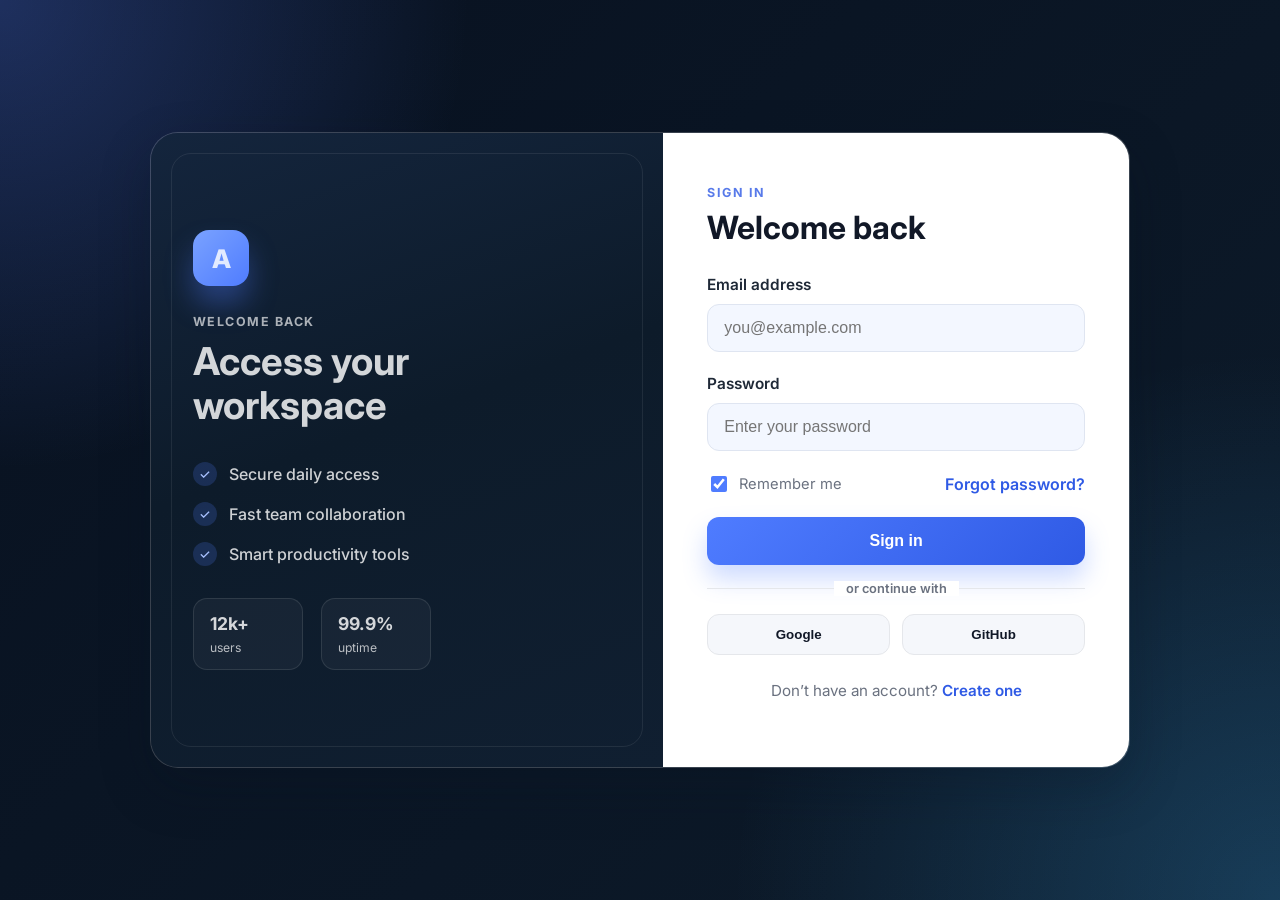
<file: index.html>
<!DOCTYPE html>
<html lang="en">

<head>
     <meta charset="UTF-8" />
     <meta name="viewport" content="width=device-width, initial-scale=1.0" />
     <title>Sign In</title>
     <link rel="preconnect" href="https://fonts.googleapis.com" />
     <link rel="preconnect" href="https://fonts.gstatic.com" crossorigin />
     <link href="https://fonts.googleapis.com/css2?family=Inter:wght@400;500;600;700;800&display=swap"
          rel="stylesheet" />
     <link rel="stylesheet" href="style.css" />
</head>

<body>
     <div class="page-shell">
          <div class="signin-card">
               <div class="brand-panel">
                    <div class="brand-badge">A</div>
                    <div class="welcome-copy">
                         <p class="eyebrow">Welcome back</p>
                         <h1>Access your workspace</h1>
                    </div>

                    <div class="feature-list">
                         <div class="feature-item">
                              <span class="feature-icon">✓</span>
                              <span>Secure daily access</span>
                         </div>
                         <div class="feature-item">
                              <span class="feature-icon">✓</span>
                              <span>Fast team collaboration</span>
                         </div>
                         <div class="feature-item">
                              <span class="feature-icon">✓</span>
                              <span>Smart productivity tools</span>
                         </div>
                    </div>

                    <div class="mini-stats">
                         <div>
                              <strong>12k+</strong>
                              <span>users</span>
                         </div>
                         <div>
                              <strong>99.9%</strong>
                              <span>uptime</span>
                         </div>
                    </div>
               </div>

               <div class="form-panel">
                    <div class="form-header">
                         <p class="eyebrow dark">Sign in</p>
                         <h2>Welcome back</h2>
                    </div>

                    <form class="signin-form">
                         <label class="input-group">
                              <span>Email address</span>
                              <input type="email" placeholder="you@example.com" />
                         </label>

                         <label class="input-group">
                              <span>Password</span>
                              <input type="password" placeholder="Enter your password" />
                         </label>

                         <div class="row between">
                              <label class="checkbox-wrap">
                                   <input type="checkbox" checked />
                                   <span>Remember me</span>
                              </label>
                              <a href="#">Forgot password?</a>
                         </div>

                         <button type="submit" class="primary-btn">Sign in</button>
                    </form>

                    <div class="divider"><span>or continue with</span></div>

                    <div class="social-row">
                         <button type="button" class="social-btn">Google</button>
                         <button type="button" class="social-btn">GitHub</button>
                    </div>

                    <p class="signup-text">
                         Don’t have an account? <a href="#">Create one</a>
                    </p>
               </div>
          </div>
     </div>
</body>

</html>
</file>
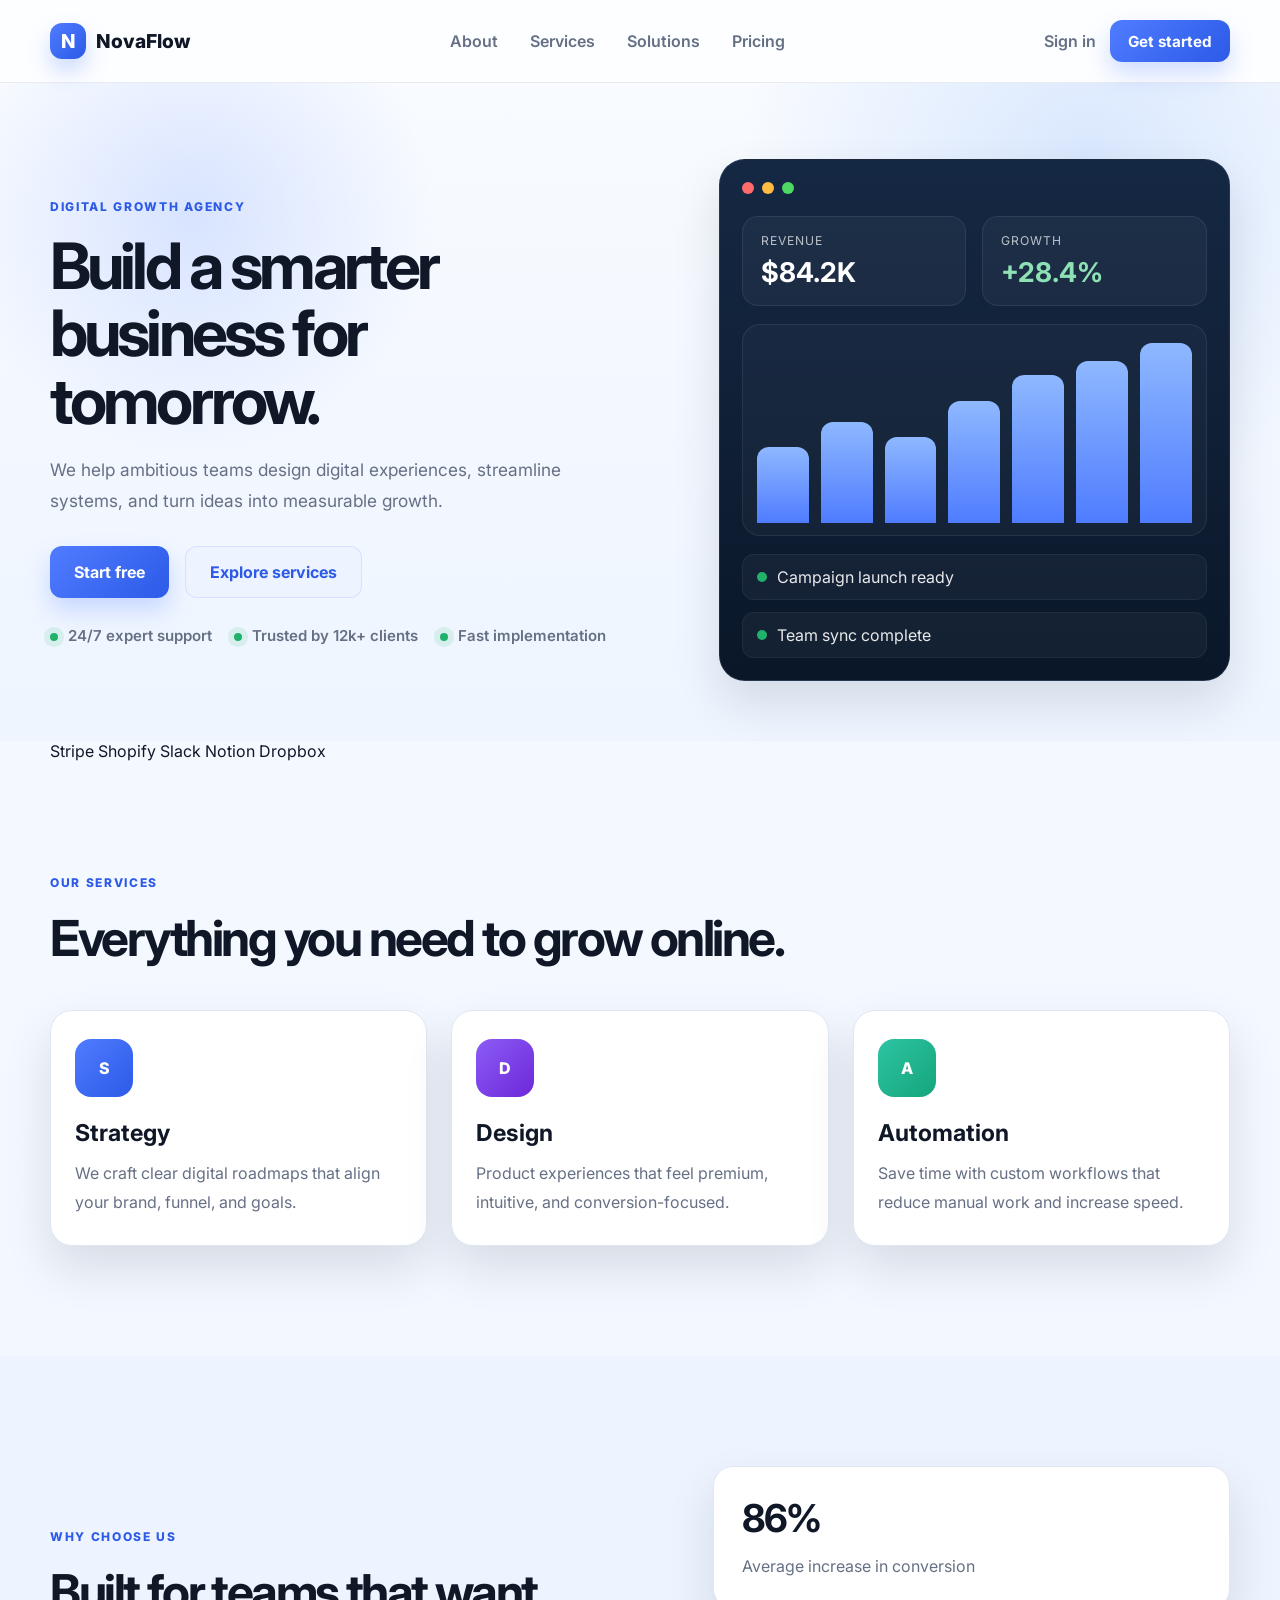
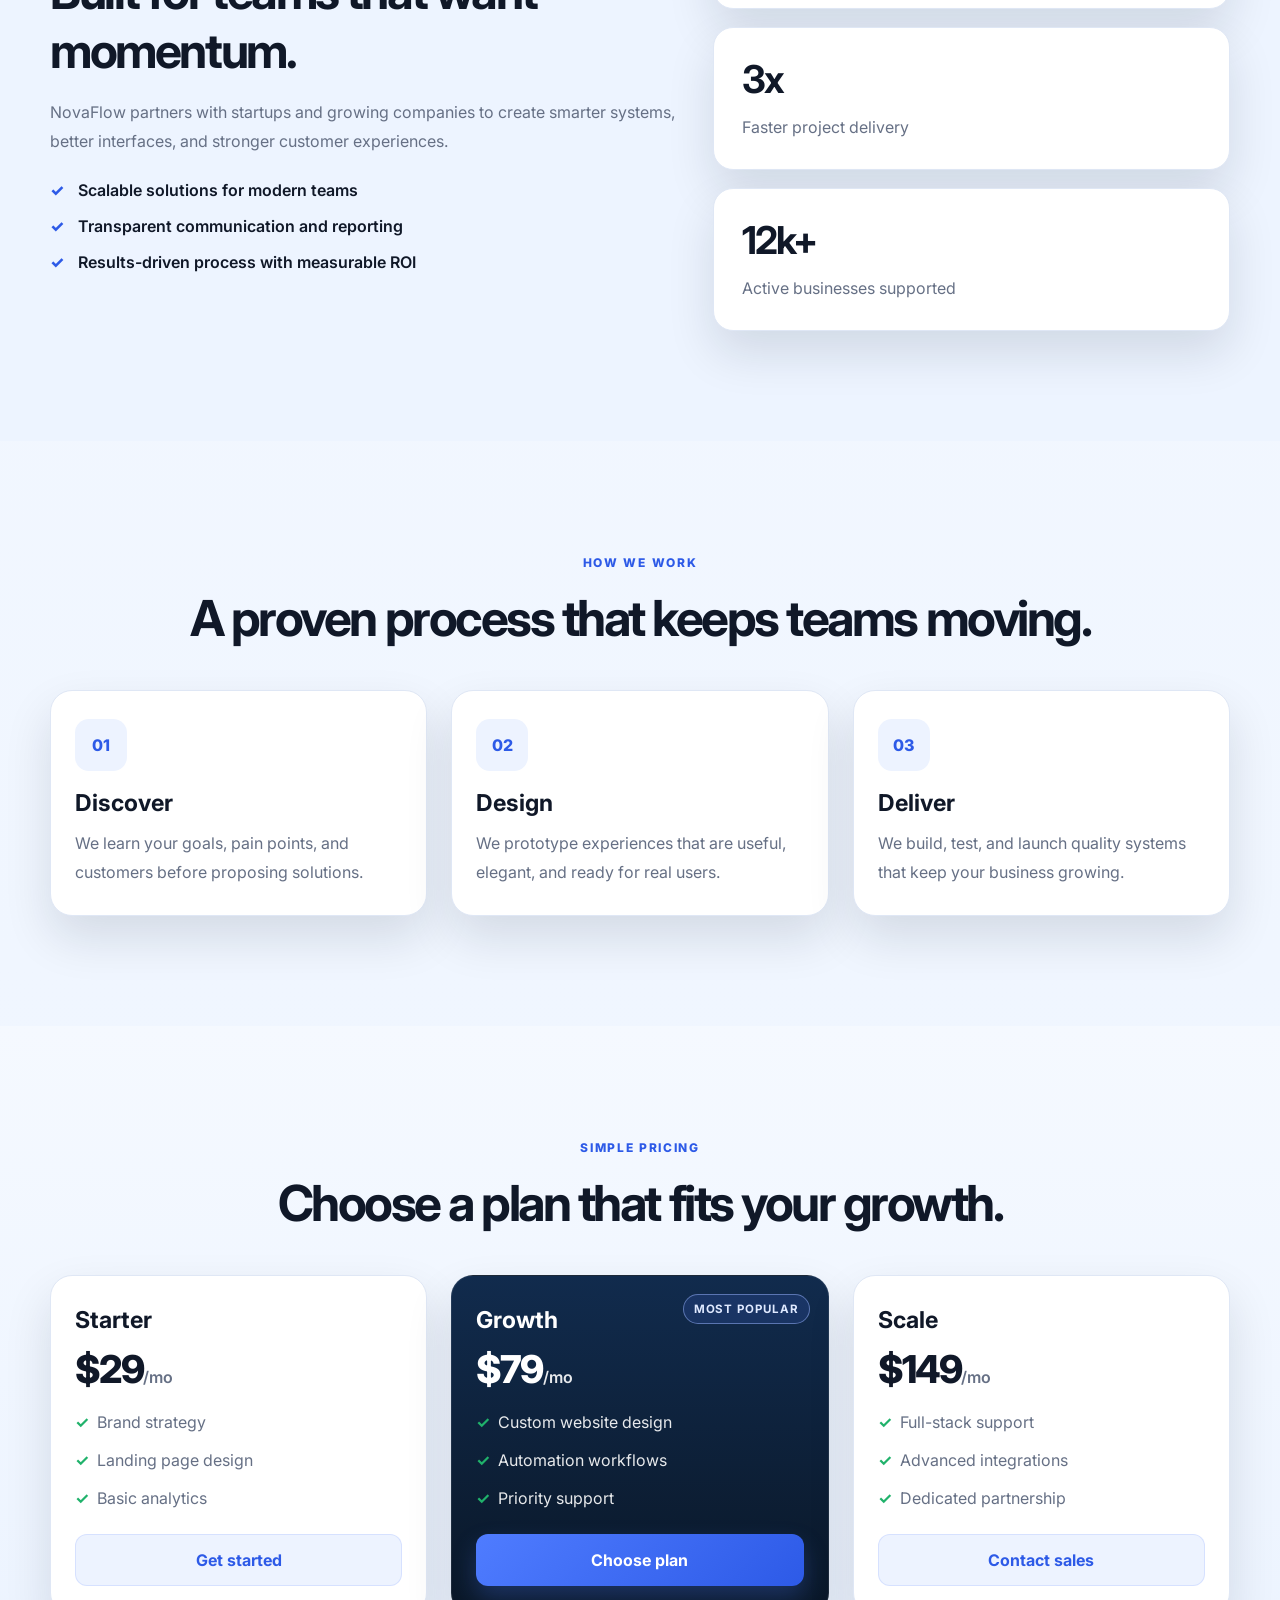
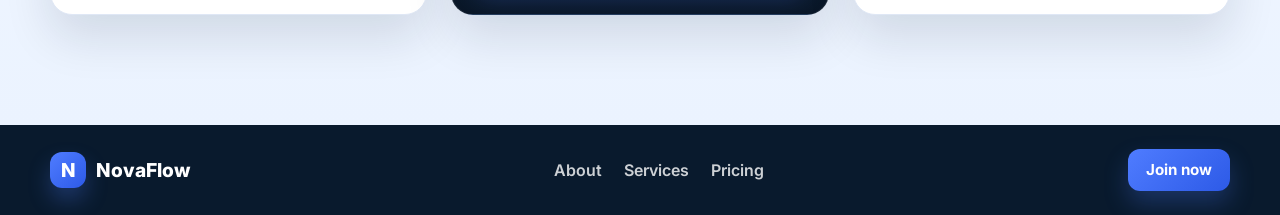
<file: home.html>
<!DOCTYPE html>
<html lang="en">

<head>
     <meta charset="UTF-8" />
     <meta name="viewport" content="width=device-width, initial-scale=1.0" />
     <title>NovaFlow | Modern digital solutions</title>
     <meta name="description" content="Professional business website landing page with services, stats, and offers." />
     <link rel="preconnect" href="https://fonts.googleapis.com" />
     <link rel="preconnect" href="https://fonts.gstatic.com" crossorigin />
     <link href="https://fonts.googleapis.com/css2?family=Inter:wght@400;500;600;700;800&display=swap"
          rel="stylesheet" />
     <link rel="stylesheet" href="home.css" />
</head>

<body>
     <header class="topbar">
          <div class="container nav">
               <div class="brand">
                    <span class="brand-mark">N</span>
                    <span>NovaFlow</span>
               </div>

               <nav class="main-nav" aria-label="Main navigation">
                    <a href="#about">About</a>
                    <a href="#services">Services</a>
                    <a href="#solutions">Solutions</a>
                    <a href="#pricing">Pricing</a>
               </nav>

               <div class="nav-actions">
                    <a class="link-btn" href="index.html">Sign in</a>
                    <a class="primary-btn small" href="signup.html">Get started</a>
               </div>
          </div>
     </header>

     <main>
          <section class="hero">
               <div class="container hero-grid">
                    <div class="hero-copy">
                         <span class="eyebrow">Digital growth agency</span>
                         <h1>Build a smarter business for tomorrow.</h1>
                         <p>
                              We help ambitious teams design digital experiences, streamline systems,
                              and turn ideas into measurable growth.
                         </p>

                         <div class="cta-row">
                              <a class="primary-btn" href="signup.html">Start free</a>
                              <a class="secondary-btn" href="#services">Explore services</a>
                         </div>

                         <ul class="trust-list" aria-label="Trust points">
                              <li>24/7 expert support</li>
                              <li>Trusted by 12k+ clients</li>
                              <li>Fast implementation</li>
                         </ul>
                    </div>

                    <div class="hero-visual" aria-label="Dashboard preview">
                         <div class="dashboard-card main-card">
                              <div class="card-top">
                                   <span class="dot red"></span>
                                   <span class="dot yellow"></span>
                                   <span class="dot green"></span>
                              </div>

                              <div class="stats-row">
                                   <div class="mini-stat">
                                        <span class="mini-label">Revenue</span>
                                        <strong>$84.2K</strong>
                                   </div>
                                   <div class="mini-stat success">
                                        <span class="mini-label">Growth</span>
                                        <strong>+28.4%</strong>
                                   </div>
                              </div>

                              <div class="chart-block">
                                   <div class="bar-group">
                                        <span style="height: 42%"></span>
                                        <span style="height: 56%"></span>
                                        <span style="height: 48%"></span>
                                        <span style="height: 68%"></span>
                                        <span style="height: 82%"></span>
                                        <span style="height: 90%"></span>
                                        <span style="height: 100%" alt="100%"></span>
                                   </div>
                              </div>

                              <div class="task-list">
                                   <div class="task-item">
                                        <span class="task-dot"></span>
                                        <span>Campaign launch ready</span>
                                   </div>
                                   <div class="task-item">
                                        <span class="task-dot"></span>
                                        <span>Team sync complete</span>
                                   </div>
                              </div>
                         </div>
                    </div>
               </div>
          </section>

          <section class="logo-strip">
               <div class="container logo-row">
                    <span>Stripe</span>
                    <span>Shopify</span>
                    <span>Slack</span>
                    <span>Notion</span>
                    <span>Dropbox</span>
               </div>
          </section>

          <section id="services" class="section">
               <div class="container">
                    <div class="section-head">
                         <span class="eyebrow dark">Our services</span>
                         <h2>Everything you need to grow online.</h2>
                    </div>

                    <div class="service-grid">
                         <article class="service-card">
                              <div class="icon-box blue">S</div>
                              <h3>Strategy</h3>
                              <p>
                                   We craft clear digital roadmaps that align your brand, funnel, and goals.
                              </p>
                         </article>

                         <article class="service-card">
                              <div class="icon-box purple">D</div>
                              <h3>Design</h3>
                              <p>
                                   Product experiences that feel premium, intuitive, and conversion-focused.
                              </p>
                         </article>

                         <article class="service-card">
                              <div class="icon-box green">A</div>
                              <h3>Automation</h3>
                              <p>
                                   Save time with custom workflows that reduce manual work and increase speed.
                              </p>
                         </article>
                    </div>
               </div>
          </section>

          <section id="about" class="section alt-bg">
               <div class="container split-layout">
                    <div class="content-box">
                         <span class="eyebrow dark">Why choose us</span>
                         <h2>Built for teams that want momentum.</h2>
                         <p>
                              NovaFlow partners with startups and growing companies to create smarter systems,
                              better interfaces, and stronger customer experiences.
                         </p>
                         <ul class="check-list">
                              <li>Scalable solutions for modern teams</li>
                              <li>Transparent communication and reporting</li>
                              <li>Results-driven process with measurable ROI</li>
                         </ul>
                    </div>

                    <div class="info-panel">
                         <div class="metric-box">
                              <strong>86%</strong>
                              <span>Average increase in conversion</span>
                         </div>
                         <div class="metric-box">
                              <strong>3x</strong>
                              <span>Faster project delivery</span>
                         </div>
                         <div class="metric-box">
                              <strong>12k+</strong>
                              <span>Active businesses supported</span>
                         </div>
                    </div>
               </div>
          </section>

          <section id="solutions" class="section">
               <div class="container">
                    <div class="section-head center">
                         <span class="eyebrow dark">How we work</span>
                         <h2>A proven process that keeps teams moving.</h2>
                    </div>

                    <div class="process-grid">
                         <div class="process-card">
                              <span class="step">01</span>
                              <h3>Discover</h3>
                              <p>We learn your goals, pain points, and customers before proposing solutions.</p>
                         </div>

                         <div class="process-card">
                              <span class="step">02</span>
                              <h3>Design</h3>
                              <p>We prototype experiences that are useful, elegant, and ready for real users.</p>
                         </div>

                         <div class="process-card">
                              <span class="step">03</span>
                              <h3>Deliver</h3>
                              <p>We build, test, and launch quality systems that keep your business growing.</p>
                         </div>
                    </div>
               </div>
          </section>

          <section id="pricing" class="section pricing-section">
               <div class="container">
                    <div class="section-head center">
                         <span class="eyebrow dark">Simple pricing</span>
                         <h2>Choose a plan that fits your growth.</h2>
                    </div>

                    <div class="pricing-grid">
                         <div class="price-card">
                              <h3>Starter</h3>
                              <div class="price"><span>$29</span>/mo</div>
                              <ul>
                                   <li>Brand strategy</li>
                                   <li>Landing page design</li>
                                   <li>Basic analytics</li>
                              </ul>
                              <a href="signup.html" class="secondary-btn full">Get started</a>
                         </div>

                         <div class="price-card featured">
                              <span class="badge">Most popular</span>
                              <h3>Growth</h3>
                              <div class="price"><span>$79</span>/mo</div>
                              <ul>
                                   <li>Custom website design</li>
                                   <li>Automation workflows</li>
                                   <li>Priority support</li>
                              </ul>
                              <a href="signup.html" class="primary-btn full">Choose plan</a>
                         </div>

                         <div class="price-card">
                              <h3>Scale</h3>
                              <div class="price"><span>$149</span>/mo</div>
                              <ul>
                                   <li>Full-stack support</li>
                                   <li>Advanced integrations</li>
                                   <li>Dedicated partnership</li>
                              </ul>
                              <a href="signup.html" class="secondary-btn full">Contact sales</a>
                         </div>
                    </div>
               </div>
          </section>
     </main>

     <footer class="footer">
          <div class="container footer-row">
               <div>
                    <div class="brand footer-brand">
                         <span class="brand-mark">N</span>
                         <span>NovaFlow</span>
                    </div>
               </div>

               <div class="footer-links">
                    <a href="#about">About</a>
                    <a href="#services">Services</a>
                    <a href="#pricing">Pricing</a>
               </div>

               <a href="signup.html" class="primary-btn small">Join now</a>
          </div>
     </footer>
</body>

</html>
</file>
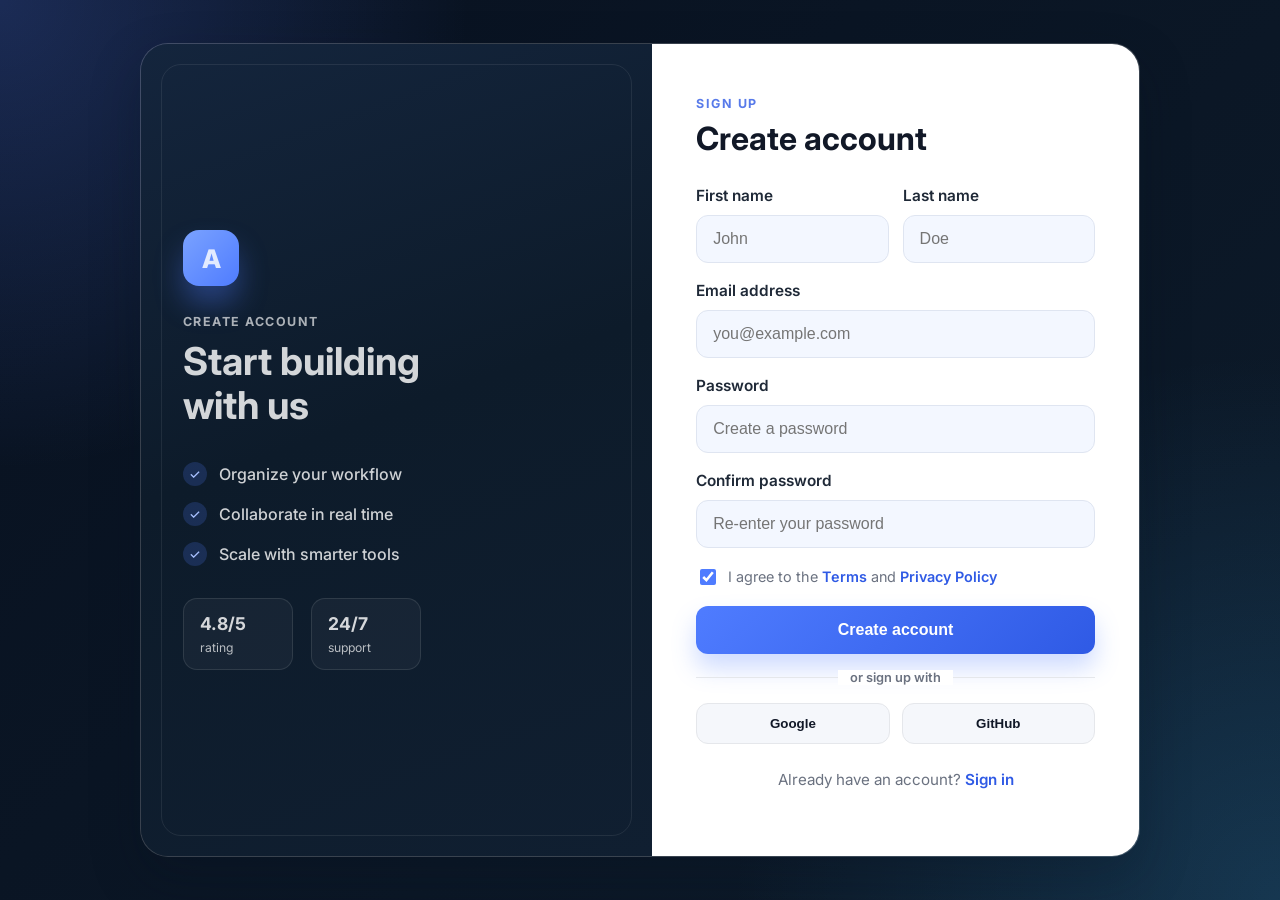
<file: signup.html>
<!DOCTYPE html>
<html lang="en">

<head>
     <meta charset="UTF-8" />
     <meta name="viewport" content="width=device-width, initial-scale=1.0" />
     <title>Sign Up</title>
     <link rel="preconnect" href="https://fonts.googleapis.com" />
     <link rel="preconnect" href="https://fonts.gstatic.com" crossorigin />
     <link href="https://fonts.googleapis.com/css2?family=Inter:wght@400;500;600;700;800&display=swap"
          rel="stylesheet" />
     <link rel="stylesheet" href="signup.css" />
</head>

<body>
     <div class="page-shell">
          <div class="signup-card">
               <div class="brand-panel">
                    <div class="brand-badge">A</div>
                    <div class="welcome-copy">
                         <p class="eyebrow">Create account</p>
                         <h1>Start building with us</h1>
                    </div>

                    <div class="feature-list">
                         <div class="feature-item">
                              <span class="feature-icon">✓</span>
                              <span>Organize your workflow</span>
                         </div>
                         <div class="feature-item">
                              <span class="feature-icon">✓</span>
                              <span>Collaborate in real time</span>
                         </div>
                         <div class="feature-item">
                              <span class="feature-icon">✓</span>
                              <span>Scale with smarter tools</span>
                         </div>
                    </div>

                    <div class="mini-stats">
                         <div>
                              <strong>4.8/5</strong>
                              <span>rating</span>
                         </div>
                         <div>
                              <strong>24/7</strong>
                              <span>support</span>
                         </div>
                    </div>
               </div>

               <div class="form-panel">
                    <div class="form-header">
                         <p class="eyebrow dark">Sign up</p>
                         <h2>Create account</h2>
                    </div>

                    <form class="signup-form">
                         <div class="name-row">
                              <label class="input-group">
                                   <span>First name</span>
                                   <input type="text" placeholder="John" />
                              </label>

                              <label class="input-group">
                                   <span>Last name</span>
                                   <input type="text" placeholder="Doe" />
                              </label>
                         </div>

                         <label class="input-group">
                              <span>Email address</span>
                              <input type="email" placeholder="you@example.com" />
                         </label>

                         <label class="input-group">
                              <span>Password</span>
                              <input type="password" placeholder="Create a password" />
                         </label>

                         <label class="input-group">
                              <span>Confirm password</span>
                              <input type="password" placeholder="Re-enter your password" />
                         </label>

                         <label class="checkbox-wrap">
                              <input type="checkbox" checked />
                              <span>I agree to the <a href="#">Terms</a> and <a href="#">Privacy Policy</a></span>
                         </label>

                         <button type="submit" class="primary-btn">Create account</button>
                    </form>

                    <div class="divider"><span>or sign up with</span></div>

                    <div class="social-row">
                         <button type="button" class="social-btn">Google</button>
                         <button type="button" class="social-btn">GitHub</button>
                    </div>

                    <p class="signin-text">
                         Already have an account? <a href="index.html">Sign in</a>
                    </p>
               </div>
          </div>
     </div>
</body>

</html>
</file>
<file: style.css>
:root {
     --bg-1: #081120;
     --bg-2: #0d1b2a;
     --card: rgba(13, 23, 38, 0.78);
     --card-border: rgba(255, 255, 255, 0.12);
     --panel: #ffffff;
     --panel-soft: #f3f7ff;
     --primary: #4f7cff;
     --primary-dark: #2f5ae5;
     --text: #111827;
     --muted: #6b7280;
     --light-text: rgba(255, 255, 255, 0.82);
     --shadow: 0 20px 50px rgba(8, 17, 32, 0.28);
}

* {
     box-sizing: border-box;
}

body {
     margin: 0;
     min-height: 100vh;
     font-family: "Inter", sans-serif;
     background:
          radial-gradient(circle at top left, rgba(88, 127, 255, 0.28), transparent 30%),
          radial-gradient(circle at bottom right, rgba(63, 181, 255, 0.22), transparent 35%),
          linear-gradient(135deg, var(--bg-1), var(--bg-2));
     color: var(--text);
}

.page-shell {
     min-height: 100vh;
     display: grid;
     place-items: center;
     padding: 32px;
}

.signin-card {
     width: min(980px, 100%);
     background: rgba(255, 255, 255, 0.08);
     border: 1px solid var(--card-border);
     border-radius: 28px;
     box-shadow: var(--shadow);
     overflow: hidden;
     display: grid;
     grid-template-columns: 1.1fr 1fr;
}

.brand-panel {
     background: linear-gradient(160deg, #14253d 0%, #0d1b2a 46%, #101f31 100%);
     color: var(--light-text);
     padding: 52px 42px;
     display: flex;
     flex-direction: column;
     justify-content: center;
     position: relative;
}

.brand-panel::before {
     content: "";
     position: absolute;
     inset: 20px;
     border: 1px solid rgba(255, 255, 255, 0.08);
     border-radius: 20px;
}

.brand-badge,
.welcome-copy,
.feature-list,
.mini-stats {
     position: relative;
     z-index: 1;
}

.brand-badge {
     width: 56px;
     height: 56px;
     border-radius: 16px;
     background: linear-gradient(135deg, #7aa2ff, #4f7cff);
     display: grid;
     place-items: center;
     font-weight: 800;
     font-size: 1.6rem;
     margin-bottom: 28px;
     box-shadow: 0 18px 28px rgba(79, 124, 255, 0.35);
}

.eyebrow {
     margin: 0 0 10px;
     font-size: 0.78rem;
     font-weight: 700;
     letter-spacing: 0.12em;
     text-transform: uppercase;
     opacity: 0.8;
}

.eyebrow.dark {
     color: var(--primary-dark);
}

.welcome-copy h1,
.form-header h2 {
     margin: 0;
     line-height: 1.15;
}

.welcome-copy h1 {
     font-size: clamp(2rem, 3vw, 3rem);
     max-width: 320px;
}

.feature-list {
     margin-top: 34px;
     display: grid;
     gap: 16px;
}

.feature-item {
     display: flex;
     align-items: center;
     gap: 12px;
     color: rgba(255, 255, 255, 0.8);
     font-weight: 500;
}

.feature-icon {
     width: 24px;
     height: 24px;
     border-radius: 50%;
     display: inline-grid;
     place-items: center;
     background: rgba(79, 124, 255, 0.2);
     color: #a8c1ff;
     font-size: 0.82rem;
}

.mini-stats {
     margin-top: 32px;
     display: flex;
     gap: 18px;
     flex-wrap: wrap;
}

.mini-stats div {
     min-width: 110px;
     display: flex;
     flex-direction: column;
     gap: 6px;
     padding: 14px 16px;
     border-radius: 14px;
     background: rgba(255, 255, 255, 0.04);
     border: 1px solid rgba(255, 255, 255, 0.1);
}

.mini-stats strong {
     font-size: 1.1rem;
}

.mini-stats span {
     color: rgba(255, 255, 255, 0.7);
     font-size: 0.76rem;
}

.form-panel {
     background: var(--panel);
     padding: 52px 44px;
}

.form-header {
     margin-bottom: 28px;
}

.form-header h2 {
     font-size: clamp(2rem, 2.5vw, 2.6rem);
     color: var(--text);
}

.signin-form {
     display: grid;
     gap: 22px;
}

.input-group {
     display: grid;
     gap: 10px;
     color: var(--text);
     font-weight: 600;
     font-size: 0.96rem;
}

.input-group span {
     color: #1f2937;
}

.input-group input {
     width: 100%;
     border: 1px solid #dfe5f1;
     border-radius: 12px;
     padding: 14px 16px;
     font-size: 1rem;
     background: var(--panel-soft);
     transition: 0.25s ease;
     color: var(--text);
}

.input-group input:focus {
     outline: none;
     border-color: rgba(79, 124, 255, 0.8);
     box-shadow: 0 0 0 4px rgba(79, 124, 255, 0.12);
     background: #ffffff;
}

.row {
     display: flex;
     align-items: center;
     gap: 12px;
}

.between {
     justify-content: space-between;
}

.checkbox-wrap {
     display: inline-flex;
     align-items: center;
     gap: 9px;
     color: var(--muted);
     font-size: 0.92rem;
}

.checkbox-wrap input {
     accent-color: var(--primary);
     width: 16px;
     height: 16px;
}

.row a,
.signup-text a {
     color: var(--primary-dark);
     text-decoration: none;
     font-weight: 600;
}

.primary-btn,
.social-btn {
     border: none;
     border-radius: 12px;
     cursor: pointer;
     transition: transform 0.2s ease, box-shadow 0.2s ease;
}

.primary-btn {
     background: linear-gradient(135deg, var(--primary), var(--primary-dark));
     color: white;
     padding: 15px 20px;
     font-size: 1rem;
     font-weight: 700;
     box-shadow: 0 14px 24px rgba(79, 124, 255, 0.28);
}

.primary-btn:hover,
.social-btn:hover {
     transform: translateY(-1px);
}

.divider {
     position: relative;
     text-align: center;
     margin: 16px 0 18px;
     color: var(--muted);
     font-size: 0.8rem;
     font-weight: 600;
}

.divider::before {
     content: "";
     position: absolute;
     left: 0;
     right: 0;
     top: 50%;
     height: 1px;
     background: #e5e7eb;
}

.divider span {
     position: relative;
     background: white;
     padding: 0 12px;
}

.social-row {
     display: grid;
     grid-template-columns: repeat(2, minmax(0, 1fr));
     gap: 12px;
}

.social-btn {
     padding: 12px 16px;
     background: #f5f7fb;
     border: 1px solid #e5e7eb;
     color: var(--text);
     font-weight: 600;
}

.signup-text {
     margin-top: 26px;
     text-align: center;
     color: var(--muted);
     font-size: 0.95rem;
}

@media (max-width: 820px) {
     .signin-card {
          grid-template-columns: 1fr;
     }

     .brand-panel,
     .form-panel {
          padding: 32px 24px;
     }
}

@media (max-width: 480px) {
     .page-shell {
          padding: 18px;
     }

     .social-row {
          grid-template-columns: 1fr;
     }

     .row.between {
          flex-direction: column;
          align-items: flex-start;
     }
}
</file>
<file: home.css>
:root {
     --bg-dark: #071322;
     --bg-deep: #0d1f35;
     --bg-soft: #f4f7ff;
     --card: #ffffff;
     --card-alt: #edf4ff;
     --primary: #4f7cff;
     --primary-dark: #2d5ae7;
     --text: #101828;
     --muted: #667085;
     --line: #dfe7f5;
     --success: #20b26b;
     --shadow: 0 22px 48px rgba(12, 22, 41, 0.12);
}

* {
     box-sizing: border-box;
}

html {
     scroll-behavior: smooth;
}

body {
     margin: 0;
     font-family: "Inter", sans-serif;
     background: linear-gradient(180deg, #f6f9ff 0%, #eef5ff 100%);
     color: var(--text);
}

a {
     text-decoration: none;
}

img {
     max-width: 100%;
     display: block;
}

.container {
     width: min(1180px, calc(100% - 32px));
     margin: 0 auto;
}

.topbar {
     position: sticky;
     top: 0;
     z-index: 20;
     background: rgba(255, 255, 255, 0.72);
     border-bottom: 1px solid rgba(15, 23, 42, 0.08);
}

.nav {
     display: flex;
     align-items: center;
     justify-content: space-between;
     min-height: 82px;
     gap: 20px;
}

.brand {
     display: inline-flex;
     align-items: center;
     gap: 10px;
     font-weight: 800;
     font-size: 1.2rem;
     color: var(--text);
}

.brand-mark {
     width: 36px;
     height: 36px;
     border-radius: 12px;
     display: grid;
     place-items: center;
     background: linear-gradient(135deg, var(--primary), var(--primary-dark));
     color: white;
     box-shadow: 0 12px 22px rgba(79, 124, 255, 0.28);
}

.main-nav {
     display: flex;
     align-items: center;
     gap: 32px;
}

.main-nav a,
.link-btn,
.footer-links a {
     color: var(--muted);
     font-weight: 600;
}

.nav-actions {
     display: flex;
     align-items: center;
     gap: 14px;
}

.primary-btn,
.secondary-btn {
     display: inline-flex;
     align-items: center;
     justify-content: center;
     border-radius: 12px;
     font-weight: 700;
     padding: 0 24px;
     height: 52px;
     transition: 0.2s ease;
}

.primary-btn {
     background: linear-gradient(135deg, var(--primary), var(--primary-dark));
     color: white;
     box-shadow: 0 12px 25px rgba(79, 124, 255, 0.26);
}

.secondary-btn {
     background: #edf3ff;
     color: var(--primary-dark);
     border: 1px solid rgba(79, 124, 255, 0.15);
}

.primary-btn.small,
.secondary-btn.small {
     height: 42px;
     padding: 0 18px;
     font-size: 0.95rem;
}

.primary-btn:hover,
.secondary-btn:hover {
     transform: translateY(-1px);
}

.hero {
     padding: 76px 0 60px;
     background:
          radial-gradient(circle at 15% 20%, rgba(79, 124, 255, 0.18), transparent 20%),
          radial-gradient(circle at 85% 12%, rgba(59, 130, 246, 0.16), transparent 28%),
          linear-gradient(180deg, #f8fbff 0%, #eef5ff 100%);
}

.hero-grid {
     display: grid;
     grid-template-columns: 1.1fr 0.9fr;
     align-items: center;
     gap: 44px;
}

.eyebrow {
     display: inline-block;
     margin-bottom: 18px;
     font-size: 0.75rem;
     letter-spacing: 0.14em;
     text-transform: uppercase;
     color: var(--primary-dark);
     font-weight: 800;
}

.eyebrow.dark {
     color: var(--primary-dark);
}

.hero-copy h1 {
     margin: 0;
     font-size: clamp(2.7rem, 5vw, 4.8rem);
     line-height: 1.05;
     letter-spacing: -0.06em;
     max-width: 560px;
}

.hero-copy p {
     margin: 20px 0 30px;
     color: var(--muted);
     font-size: 1.08rem;
     line-height: 1.8;
     max-width: 560px;
}

.cta-row {
     display: flex;
     align-items: center;
     gap: 16px;
     flex-wrap: wrap;
}

.trust-list {
     list-style: none;
     padding: 0;
     margin: 28px 0 0;
     display: flex;
     flex-wrap: wrap;
     gap: 22px;
     color: var(--muted);
     font-size: 0.94rem;
     font-weight: 600;
}

.trust-list li {
     position: relative;
     padding-left: 18px;
}

.trust-list li::before {
     content: "";
     position: absolute;
     left: 0;
     top: 7px;
     width: 8px;
     height: 8px;
     border-radius: 50%;
     background: var(--success);
     box-shadow: 0 0 0 6px rgba(32, 178, 107, 0.12);
}

.hero-visual {
     display: flex;
     justify-content: center;
}

.dashboard-card {
     width: min(100%, 540px);
     background: linear-gradient(180deg, #152843 0%, #0a1729 100%);
     border: 1px solid rgba(255, 255, 255, 0.08);
     border-radius: 26px;
     box-shadow: var(--shadow);
     padding: 22px;
     color: white;
}

.card-top {
     display: flex;
     align-items: center;
     gap: 8px;
     margin-bottom: 22px;
}

.dot {
     width: 12px;
     height: 12px;
     border-radius: 50%;
     display: inline-block;
}

.dot.red {
     background: #ff6b6b;
}

.dot.yellow {
     background: #febb42;
}

.dot.green {
     background: #4cd964;
}

.stats-row {
     display: grid;
     grid-template-columns: repeat(2, minmax(0, 1fr));
     gap: 16px;
     margin-bottom: 18px;
}

.mini-stat {
     background: rgba(255, 255, 255, 0.04);
     border: 1px solid rgba(255, 255, 255, 0.08);
     border-radius: 16px;
     padding: 16px 18px;
}

.mini-label {
     display: block;
     color: rgba(255, 255, 255, 0.7);
     margin-bottom: 8px;
     font-size: 0.76rem;
     letter-spacing: 0.08em;
     text-transform: uppercase;
}

.mini-stat strong {
     font-size: 1.7rem;
}

.mini-stat.success strong {
     color: #8de1b5;
}

.chart-block {
     background: rgba(255, 255, 255, 0.03);
     border: 1px solid rgba(255, 255, 255, 0.08);
     border-radius: 18px;
     padding: 18px 14px 12px;
}

.bar-group {
     height: 180px;
     display: flex;
     align-items: end;
     justify-content: space-between;
     gap: 12px;
}

.bar-group span {
     flex: 1;
     border-radius: 12px 12px 0 0;
     background: linear-gradient(180deg, #8eb8ff 0%, #4f7cff 100%);
     min-height: 20%;
}

.task-list {
     display: grid;
     gap: 12px;
     margin-top: 18px;
}

.task-item {
     display: flex;
     align-items: center;
     gap: 10px;
     background: rgba(255, 255, 255, 0.04);
     border: 1px solid rgba(255, 255, 255, 0.06);
     border-radius: 12px;
     padding: 12px 14px;
     color: rgba(255, 255, 255, 0.9);
}

.task-dot {
     width: 10px;
     height: 10px;
     border-radius: 50%;
     background: var(--success);
}

.section {
     padding: 110px 0;
}

.section-head {
     margin-bottom: 42px;
}

.section-head.center {
     text-align: center;
}

.section-head h2 {
     margin: 0;
     font-size: clamp(2.1rem, 4vw, 3.1rem);
     letter-spacing: -0.05em;
}

.service-grid,
.process-grid,
.pricing-grid {
     display: grid;
     grid-template-columns: repeat(3, minmax(0, 1fr));
     gap: 24px;
}

.service-card,
.process-card,
.price-card {
     background: var(--card);
     border: 1px solid var(--line);
     border-radius: 22px;
     padding: 28px 24px;
     box-shadow: var(--shadow);
}

.icon-box {
     width: 58px;
     height: 58px;
     border-radius: 16px;
     display: grid;
     place-items: center;
     font-weight: 800;
     margin-bottom: 22px;
     color: white;
}

.icon-box.blue {
     background: linear-gradient(135deg, #4f7cff, #2d5ae7);
}

.icon-box.purple {
     background: linear-gradient(135deg, #8b5cf6, #6d28d9);
}

.icon-box.green {
     background: linear-gradient(135deg, #2ec4a3, #14a57a);
}

.service-card h3,
.process-card h3,
.price-card h3 {
     margin: 0 0 12px;
     font-size: 1.45rem;
}

.service-card p,
.process-card p,
.content-box p {
     margin: 0;
     line-height: 1.8;
     color: var(--muted);
}

.alt-bg {
     background: #edf4ff;
}

.split-layout {
     display: grid;
     grid-template-columns: 1.1fr 0.9fr;
     gap: 30px;
     align-items: center;
}

.content-box h2 {
     margin: 0 0 18px;
     font-size: clamp(2.1rem, 4vw, 3rem);
     letter-spacing: -0.05em;
}

.check-list {
     list-style: none;
     padding: 0;
     margin: 24px 0 0;
     display: grid;
     gap: 16px;
     color: var(--text);
     font-weight: 600;
}

.check-list li {
     position: relative;
     padding-left: 28px;
}

.check-list li::before {
     content: "✓";
     position: absolute;
     left: 0;
     top: 0;
     color: var(--primary-dark);
     font-weight: 800;
}

.info-panel {
     display: grid;
     gap: 18px;
}

.metric-box {
     background: var(--card);
     border: 1px solid var(--line);
     border-radius: 20px;
     padding: 28px;
     box-shadow: var(--shadow);
}

.metric-box strong {
     display: block;
     font-size: clamp(2rem, 3vw, 2.8rem);
     letter-spacing: -0.05em;
}

.metric-box span {
     display: block;
     margin-top: 12px;
     color: var(--muted);
     line-height: 1.7;
}

.process-card {
     position: relative;
}

.step {
     display: inline-flex;
     width: 52px;
     height: 52px;
     align-items: center;
     justify-content: center;
     border-radius: 14px;
     background: #edf3ff;
     color: var(--primary-dark);
     font-weight: 800;
     margin-bottom: 18px;
}

.pricing-section {
     background: linear-gradient(180deg, #f5f9ff 0%, #ebf3ff 100%);
}

.price-card {
     position: relative;
     padding-top: 30px;
}

.price-card.featured {
     background: linear-gradient(180deg, #112b4d 0%, #0a1727 100%);
     color: white;
     border-color: rgba(255, 255, 255, 0.08);
}

.price-card.featured ul,
.price-card.featured .price,
.price-card.featured li {
     color: rgba(255, 255, 255, 0.9);
}

.badge {
     position: absolute;
     right: 18px;
     top: 18px;
     background: rgba(79, 124, 255, 0.15);
     border: 1px solid rgba(155, 182, 255, 0.5);
     color: #dfe9ff;
     font-size: 0.72rem;
     font-weight: 700;
     text-transform: uppercase;
     letter-spacing: 0.08em;
     padding: 7px 10px;
     border-radius: 999px;
}

.price {
     margin-bottom: 18px;
     font-size: 1rem;
     color: var(--muted);
     font-weight: 600;
}

.price span {
     font-size: 2.4rem;
     font-weight: 800;
     letter-spacing: -0.05em;
     color: var(--text);
}

.price-card.featured .price span {
     color: white;
}

.price-card ul {
     list-style: none;
     padding: 0;
     margin: 0 0 24px;
     display: grid;
     gap: 14px;
     color: var(--muted);
     line-height: 1.5;
}

.price-card li {
     position: relative;
     padding-left: 22px;
}

.price-card li::before {
     content: "✓";
     position: absolute;
     left: 0;
     color: var(--success);
     font-weight: 700;
}

.full {
     width: 100%;
}

.footer {
     background: #091a2d;
     color: white;
     padding: 24px 0;
}

.footer-row {
     display: flex;
     align-items: center;
     justify-content: space-between;
     gap: 16px;
     flex-wrap: wrap;
}

.footer-brand {
     color: white;
}

.footer-links {
     display: flex;
     align-items: center;
     gap: 22px;
}

.footer-links a {
     color: rgba(255, 255, 255, 0.8);
}

@media (max-width: 920px) {

     .hero-grid,
     .split-layout,
     .service-grid,
     .process-grid,
     .pricing-grid {
          grid-template-columns: 1fr;
     }

     .main-nav {
          display: none;
     }
}

@media (max-width: 560px) {
     .nav {
          padding: 14px 0;
     }

     .nav-actions {
          width: 100%;
          justify-content: space-between;
     }

     .cta-row {
          flex-direction: column;
          align-items: stretch;
     }

     .primary-btn,
     .secondary-btn {
          width: 100%;
     }

     .footer-row {
          flex-direction: column;
          align-items: flex-start;
     }
}
</file>
<file: signup.css>
:root {
     --bg-1: #081120;
     --bg-2: #0d1b2a;
     --card-border: rgba(255, 255, 255, 0.12);
     --panel: #ffffff;
     --panel-soft: #f3f7ff;
     --primary: #4f7cff;
     --primary-dark: #2f5ae5;
     --text: #111827;
     --muted: #6b7280;
     --light-text: rgba(255, 255, 255, 0.82);
     --shadow: 0 20px 50px rgba(8, 17, 32, 0.28);
}

* {
     box-sizing: border-box;
}

body {
     margin: 0;
     min-height: 100vh;
     font-family: "Inter", sans-serif;
     background:
          radial-gradient(circle at top left, rgba(88, 127, 255, 0.24), transparent 30%),
          radial-gradient(circle at bottom right, rgba(63, 181, 255, 0.18), transparent 35%),
          linear-gradient(135deg, var(--bg-1), var(--bg-2));
     color: var(--text);
}

.page-shell {
     min-height: 100vh;
     display: grid;
     place-items: center;
     padding: 32px;
}

.signup-card {
     width: min(1000px, 100%);
     background: rgba(255, 255, 255, 0.08);
     border: 1px solid var(--card-border);
     border-radius: 28px;
     box-shadow: var(--shadow);
     overflow: hidden;
     display: grid;
     grid-template-columns: 1.05fr 1fr;
}

.brand-panel {
     background: linear-gradient(160deg, #14253d 0%, #0d1b2a 46%, #101f31 100%);
     color: var(--light-text);
     padding: 52px 42px;
     display: flex;
     flex-direction: column;
     justify-content: center;
     position: relative;
}

.brand-panel::before {
     content: "";
     position: absolute;
     inset: 20px;
     border: 1px solid rgba(255, 255, 255, 0.08);
     border-radius: 20px;
}

.brand-badge,
.welcome-copy,
.feature-list,
.mini-stats {
     position: relative;
     z-index: 1;
}

.brand-badge {
     width: 56px;
     height: 56px;
     border-radius: 16px;
     background: linear-gradient(135deg, #7aa2ff, #4f7cff);
     display: grid;
     place-items: center;
     font-weight: 800;
     font-size: 1.6rem;
     margin-bottom: 28px;
     box-shadow: 0 18px 28px rgba(79, 124, 255, 0.35);
}

.eyebrow {
     margin: 0 0 10px;
     font-size: 0.78rem;
     font-weight: 700;
     letter-spacing: 0.12em;
     text-transform: uppercase;
     opacity: 0.8;
}

.eyebrow.dark {
     color: var(--primary-dark);
}

.welcome-copy h1,
.form-header h2 {
     margin: 0;
     line-height: 1.15;
}

.welcome-copy h1 {
     font-size: clamp(2rem, 3vw, 3rem);
     max-width: 300px;
}

.feature-list {
     margin-top: 34px;
     display: grid;
     gap: 16px;
}

.feature-item {
     display: flex;
     align-items: center;
     gap: 12px;
     color: rgba(255, 255, 255, 0.8);
     font-weight: 500;
}

.feature-icon {
     width: 24px;
     height: 24px;
     border-radius: 50%;
     display: inline-grid;
     place-items: center;
     background: rgba(79, 124, 255, 0.2);
     color: #a8c1ff;
     font-size: 0.82rem;
}

.mini-stats {
     margin-top: 32px;
     display: flex;
     gap: 18px;
     flex-wrap: wrap;
}

.mini-stats div {
     min-width: 110px;
     display: flex;
     flex-direction: column;
     gap: 6px;
     padding: 14px 16px;
     border-radius: 14px;
     background: rgba(255, 255, 255, 0.04);
     border: 1px solid rgba(255, 255, 255, 0.1);
}

.mini-stats strong {
     font-size: 1.1rem;
}

.mini-stats span {
     color: rgba(255, 255, 255, 0.7);
     font-size: 0.76rem;
}

.form-panel {
     background: var(--panel);
     padding: 52px 44px;
}

.form-header {
     margin-bottom: 28px;
}

.form-header h2 {
     font-size: clamp(2rem, 2.5vw, 2.6rem);
     color: var(--text);
}

.signup-form {
     display: grid;
     gap: 18px;
}

.name-row {
     display: grid;
     grid-template-columns: repeat(2, minmax(0, 1fr));
     gap: 14px;
}

.input-group {
     display: grid;
     gap: 10px;
     color: var(--text);
     font-weight: 600;
     font-size: 0.96rem;
}

.input-group span {
     color: #1f2937;
}

.input-group input {
     width: 100%;
     border: 1px solid #dfe5f1;
     border-radius: 12px;
     padding: 14px 16px;
     font-size: 1rem;
     background: var(--panel-soft);
     transition: 0.25s ease;
     color: var(--text);
}

.input-group input:focus {
     outline: none;
     border-color: rgba(79, 124, 255, 0.8);
     box-shadow: 0 0 0 4px rgba(79, 124, 255, 0.12);
     background: #ffffff;
}

.checkbox-wrap {
     display: inline-flex;
     align-items: flex-start;
     gap: 9px;
     color: var(--muted);
     font-size: 0.9rem;
     line-height: 1.5;
}

.checkbox-wrap input {
     margin-top: 3px;
     accent-color: var(--primary);
     width: 16px;
     height: 16px;
}

.checkbox-wrap a,
.signin-text a {
     color: var(--primary-dark);
     text-decoration: none;
     font-weight: 600;
}

.primary-btn,
.social-btn {
     border: none;
     border-radius: 12px;
     cursor: pointer;
     transition: transform 0.2s ease, box-shadow 0.2s ease;
}

.primary-btn {
     background: linear-gradient(135deg, var(--primary), var(--primary-dark));
     color: white;
     padding: 15px 20px;
     font-size: 1rem;
     font-weight: 700;
     box-shadow: 0 14px 24px rgba(79, 124, 255, 0.28);
}

.primary-btn:hover,
.social-btn:hover {
     transform: translateY(-1px);
}

.divider {
     position: relative;
     text-align: center;
     margin: 16px 0 18px;
     color: var(--muted);
     font-size: 0.8rem;
     font-weight: 600;
}

.divider::before {
     content: "";
     position: absolute;
     left: 0;
     right: 0;
     top: 50%;
     height: 1px;
     background: #e5e7eb;
}

.divider span {
     position: relative;
     background: white;
     padding: 0 12px;
}

.social-row {
     display: grid;
     grid-template-columns: repeat(2, minmax(0, 1fr));
     gap: 12px;
}

.social-btn {
     padding: 12px 16px;
     background: #f5f7fb;
     border: 1px solid #e5e7eb;
     color: var(--text);
     font-weight: 600;
}

.signin-text {
     margin-top: 26px;
     text-align: center;
     color: var(--muted);
     font-size: 0.95rem;
}

@media (max-width: 820px) {
     .signup-card {
          grid-template-columns: 1fr;
     }

     .brand-panel,
     .form-panel {
          padding: 32px 24px;
     }
}

@media (max-width: 520px) {
     .page-shell {
          padding: 18px;
     }

     .name-row,
     .social-row {
          grid-template-columns: 1fr;
     }
}
</file>
